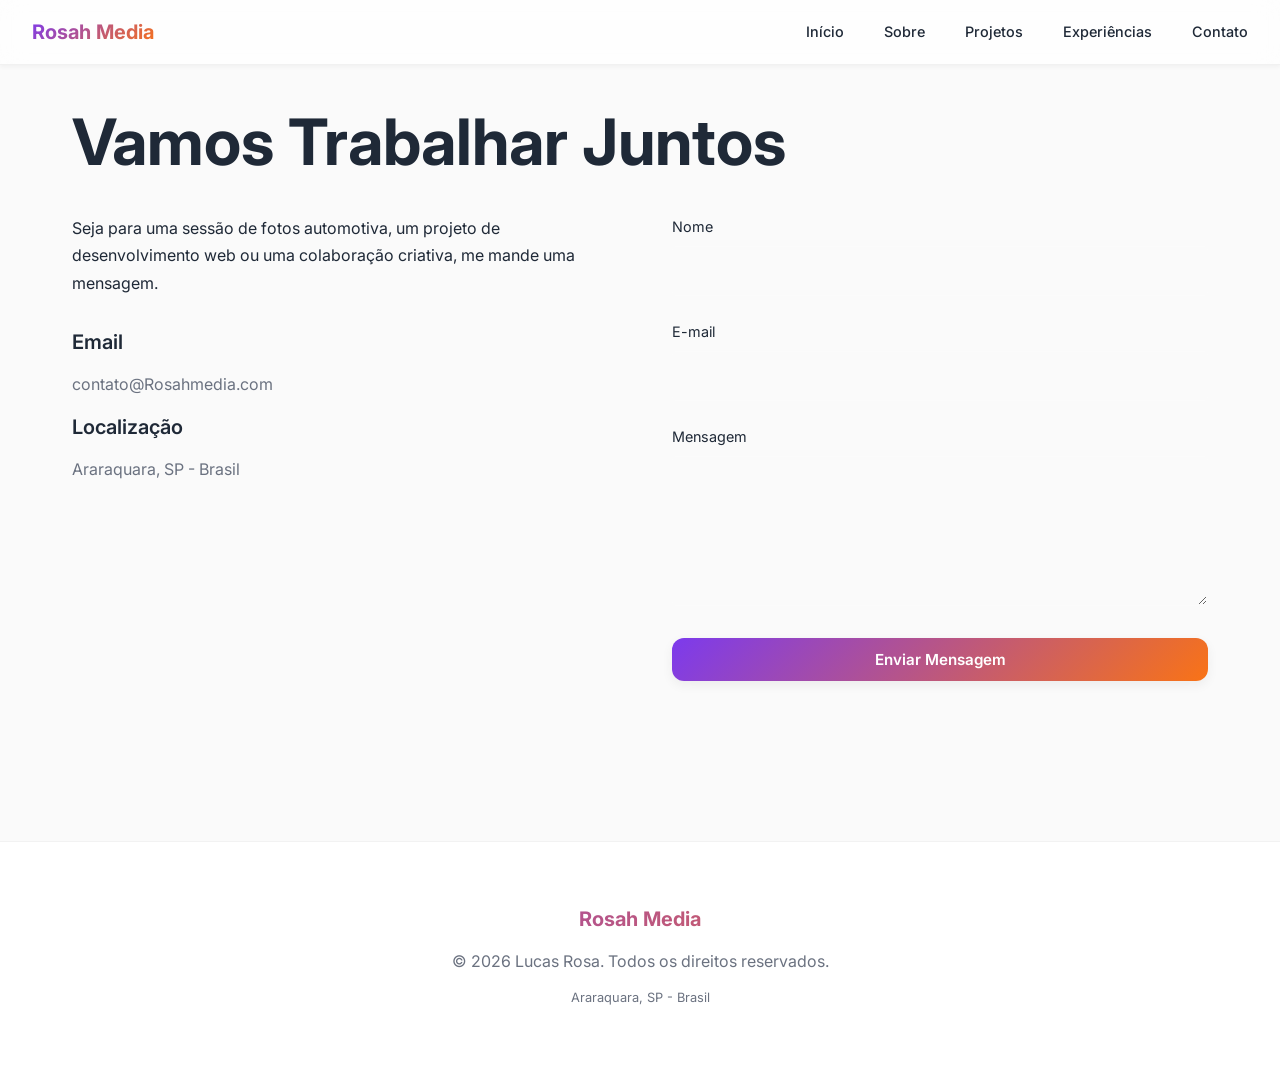
<file: pages/contato.html>
<!DOCTYPE html>
<html lang="pt-BR">
<head>
  <meta charset="UTF-8">
  <meta name="viewport" content="width=device-width, initial-scale=1.0">
  <title>Contato | Rosah Media</title>
  <link rel="stylesheet" href="../css/style.css">
  <link rel="stylesheet" href="../css/animations.css">
  <style>
    .contact-wrapper { display: grid; grid-template-columns: 1fr; gap: 4rem; margin-top: 2rem; }
    .form-group { margin-bottom: 1.5rem; }
    .form-group label { display: block; margin-bottom: 0.5rem; font-family: var(--font-title); font-size: 0.9rem; color: var(--text-gray); }
    .form-control { width: 100%; padding: 1rem; background: var(--bg-light); border: 1px solid rgba(255,255,255,0.1); color: white; border-radius: 4px; font-family: var(--font-text); transition: all 0.3s; }
    .form-control:focus { outline: none; border-color: var(--neon-purple); box-shadow: var(--glow-purple); }
    textarea.form-control { resize: vertical; min-height: 150px; }
    @media (min-width: 768px) { .contact-wrapper { grid-template-columns: 1fr 1fr; } }
  </style>
</head>
<body>
  <div id="navbar-placeholder"></div>

  <main class="container fade-in">
    <h1>Vamos Trabalhar Juntos</h1>
    
    <div class="contact-wrapper">
      <div class="contact-info">
        <p style="margin-bottom: 2rem; color: var(--text-gray);">Seja para uma sessão de fotos automotiva, um projeto de desenvolvimento web ou uma colaboração criativa, me mande uma mensagem.</p>
        <h3 style="color: var(--neon-purple);">Email</h3>
        <p style="margin-bottom: 1rem;">contato@Rosahmedia.com</p>
        <h3 style="color: var(--neon-purple);">Localização</h3>
        <p>Araraquara, SP - Brasil</p>
      </div>

      <form class="contact-form" action="https://formspree.io/f/SEU_ID_AQUI" method="POST">
        <div class="form-group">
          <label for="name">Nome</label>
          <input type="text" id="name" name="name" class="form-control" required>
        </div>
        <div class="form-group">
          <label for="email">E-mail</label>
          <input type="email" id="email" name="email" class="form-control" required>
        </div>
        <div class="form-group">
          <label for="message">Mensagem</label>
          <textarea id="message" name="message" class="form-control" required></textarea>
        </div>
        <button type="submit" class="btn btn-primary" style="width: 100%;">Enviar Mensagem</button>
      </form>
    </div>
  </main>

  <div id="footer-placeholder"></div>
  <script src="../components/navbar.js"></script>
  <script src="../components/footer.js"></script>
  <script src="../js/main.js"></script>
</body>
</html>
</file>
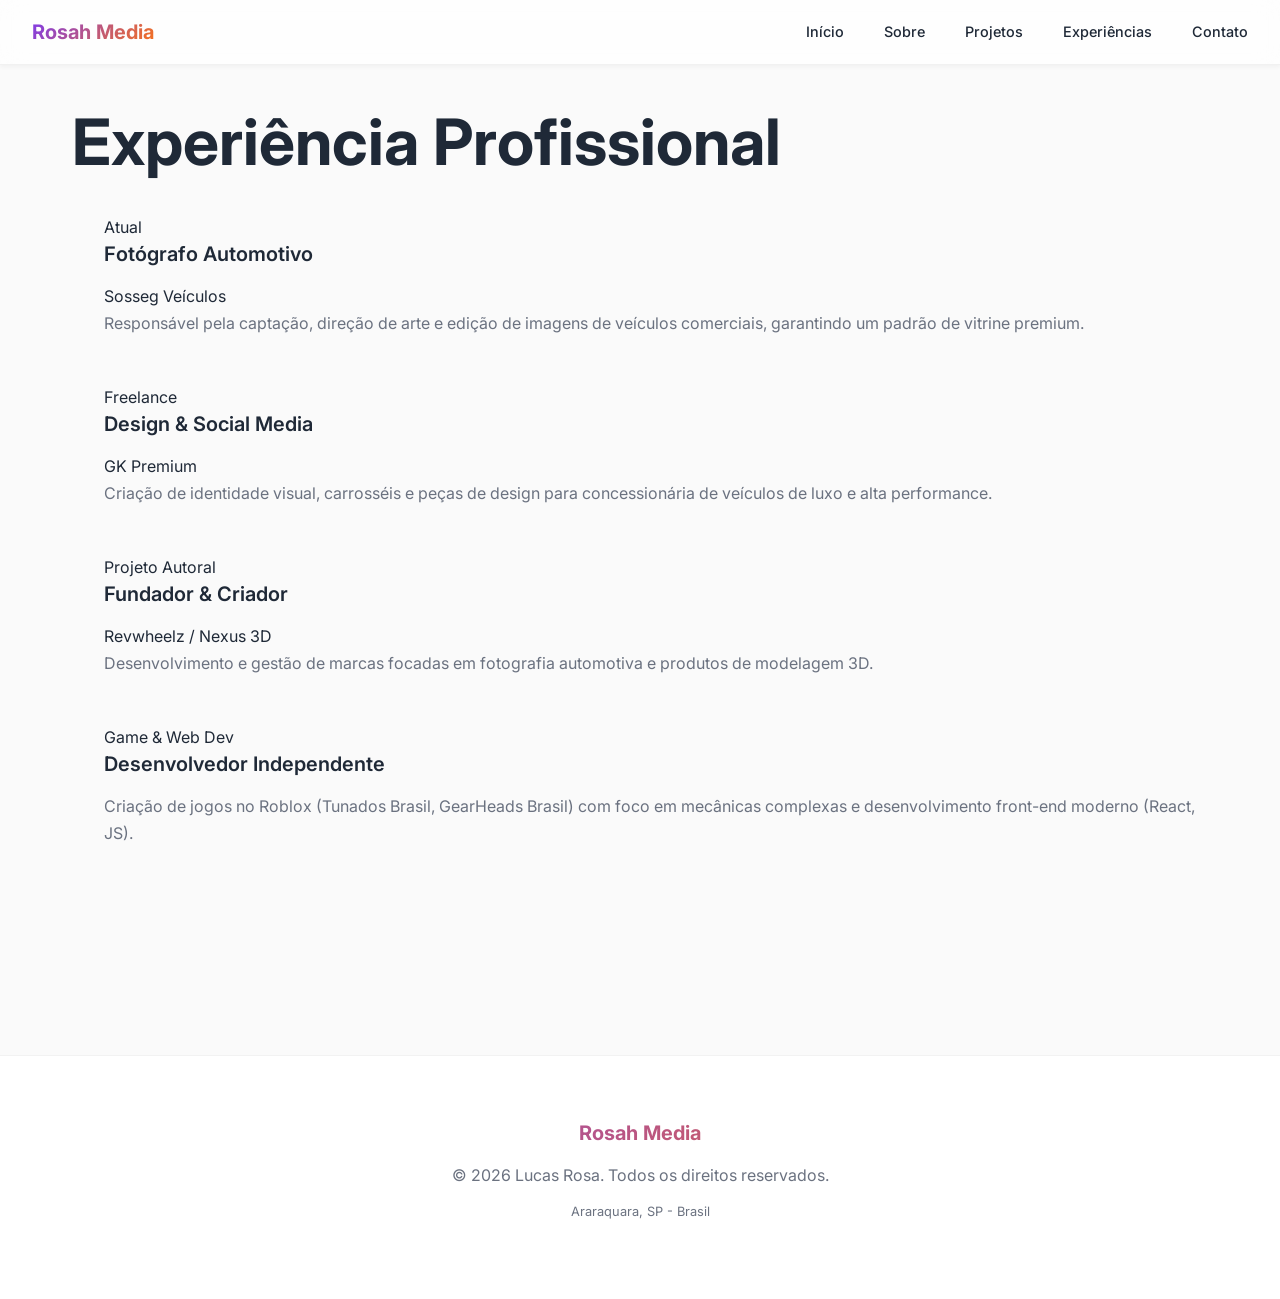
<file: pages/experiencias.html>
<!DOCTYPE html>
<html lang="pt-BR">
<head>
  <meta charset="UTF-8">
  <meta name="viewport" content="width=device-width, initial-scale=1.0">
  <title>Experiências | Rosah Media</title>
  <link rel="stylesheet" href="../css/style.css">
  <link rel="stylesheet" href="../css/animations.css">
  <style>
    .timeline { border-left: 2px solid var(--primary-purple); padding-left: 2rem; margin-top: 2rem; }
    .timeline-item { position: relative; margin-bottom: 3rem; }
    .timeline-item::before { content: ''; position: absolute; left: -39px; top: 0; width: 16px; height: 16px; background: var(--bg-dark); border: 2px solid var(--neon-purple); border-radius: 50%; box-shadow: var(--glow-purple); }
  </style>
</head>
<body>
  <div id="navbar-placeholder"></div>

  <main class="container fade-in">
    <h1>Experiência Profissional</h1>
    <div class="timeline">
      <div class="timeline-item fade-in">
        <span style="color: var(--warm-orange); font-family: var(--font-title);">Atual</span>
        <h3>Fotógrafo Automotivo</h3>
        <p style="color: var(--text-gray);">Sosseg Veículos</p>
        <p>Responsável pela captação, direção de arte e edição de imagens de veículos comerciais, garantindo um padrão de vitrine premium.</p>
      </div>
      <div class="timeline-item fade-in">
        <span style="color: var(--warm-orange); font-family: var(--font-title);">Freelance</span>
        <h3>Design & Social Media</h3>
        <p style="color: var(--text-gray);">GK Premium</p>
        <p>Criação de identidade visual, carrosséis e peças de design para concessionária de veículos de luxo e alta performance.</p>
      </div>
      <div class="timeline-item fade-in">
        <span style="color: var(--warm-orange); font-family: var(--font-title);">Projeto Autoral</span>
        <h3>Fundador & Criador</h3>
        <p style="color: var(--text-gray);">Revwheelz / Nexus 3D</p>
        <p>Desenvolvimento e gestão de marcas focadas em fotografia automotiva e produtos de modelagem 3D.</p>
      </div>
      <div class="timeline-item fade-in">
        <span style="color: var(--warm-orange); font-family: var(--font-title);">Game & Web Dev</span>
        <h3>Desenvolvedor Independente</h3>
        <p>Criação de jogos no Roblox (Tunados Brasil, GearHeads Brasil) com foco em mecânicas complexas e desenvolvimento front-end moderno (React, JS).</p>
      </div>
    </div>
  </main>

  <div id="footer-placeholder"></div>
  <script src="../components/navbar.js"></script>
  <script src="../components/footer.js"></script>
  <script src="../js/main.js"></script>
</body>
</html>
</file>
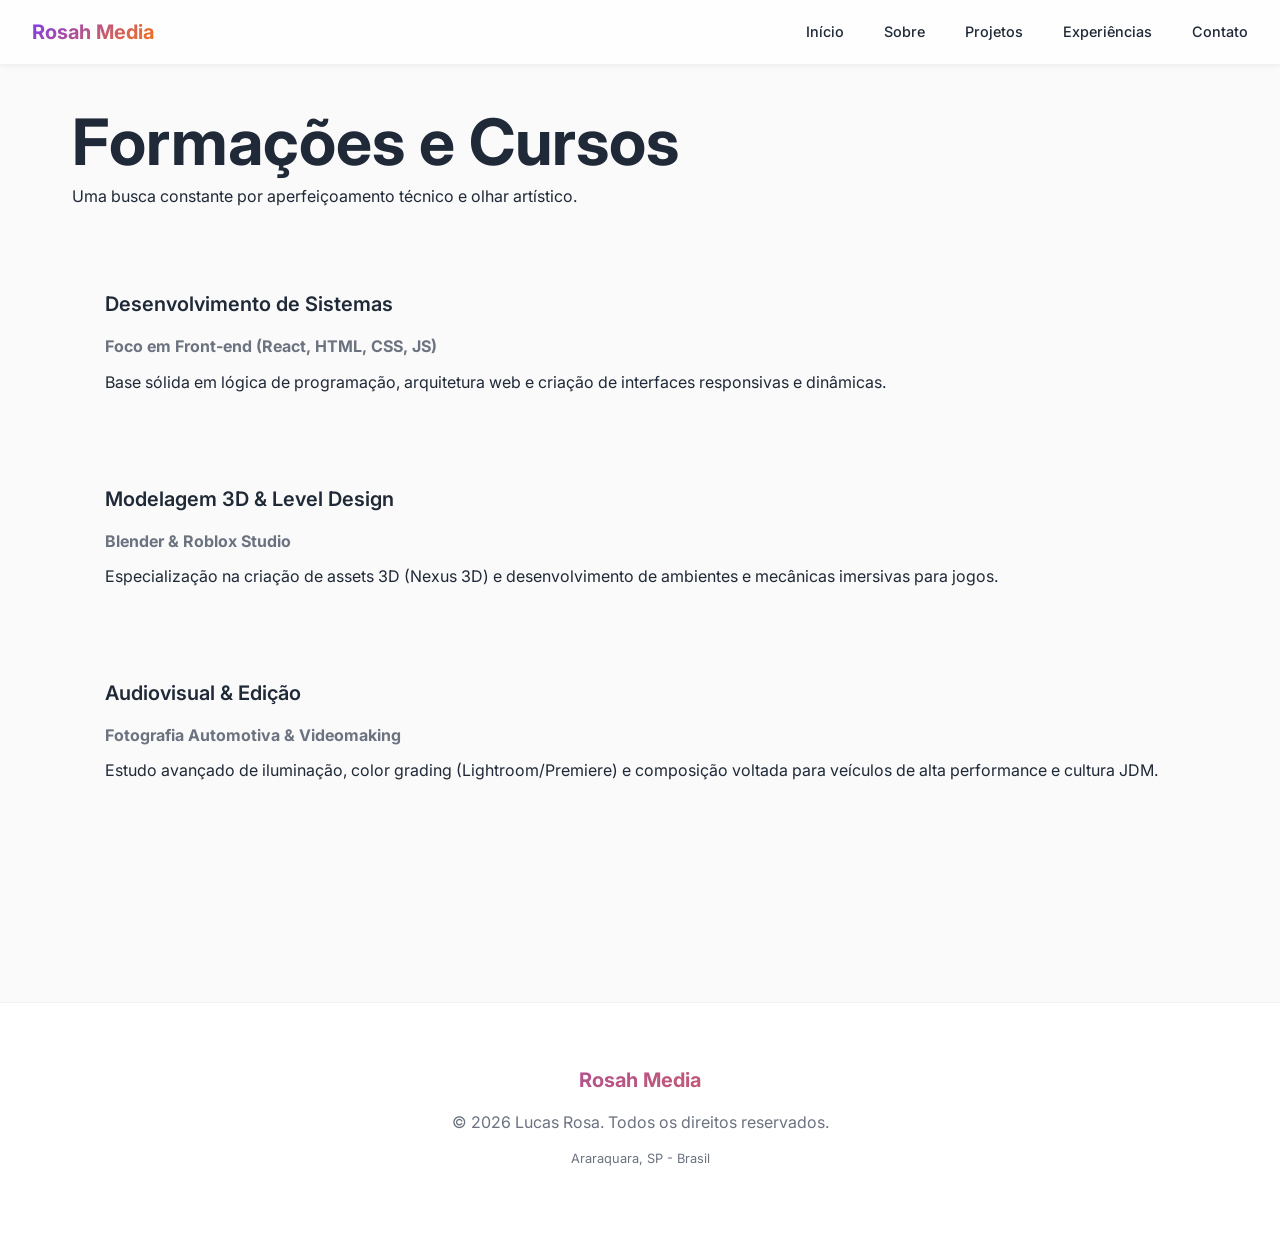
<file: pages/formacoes.html>
<!DOCTYPE html>
<html lang="pt-BR">
<head>
  <meta charset="UTF-8">
  <meta name="viewport" content="width=device-width, initial-scale=1.0">
  <title>Formações | Rosah Media</title>
  <link rel="stylesheet" href="../css/style.css">
  <link rel="stylesheet" href="../css/animations.css">
  <style>
    .edu-card { background: var(--bg-light); border: 1px solid rgba(255,255,255,0.05); padding: 2rem; border-radius: 8px; margin-bottom: 1.5rem; transition: transform 0.3s; }
    .edu-card:hover { border-color: var(--neon-purple); transform: translateX(10px); }
  </style>
</head>
<body>
  <div id="navbar-placeholder"></div>

  <main class="container fade-in">
    <h1>Formações e Cursos</h1>
    <p style="color: var(--text-gray); margin-bottom: 3rem;">Uma busca constante por aperfeiçoamento técnico e olhar artístico.</p>

    <div class="edu-card fade-in">
      <h3 style="color: var(--warm-orange);">Desenvolvimento de Sistemas</h3>
      <p style="font-weight: bold; margin-bottom: 0.5rem;">Foco em Front-end (React, HTML, CSS, JS)</p>
      <p style="color: var(--text-gray);">Base sólida em lógica de programação, arquitetura web e criação de interfaces responsivas e dinâmicas.</p>
    </div>

    <div class="edu-card fade-in">
      <h3 style="color: var(--warm-orange);">Modelagem 3D & Level Design</h3>
      <p style="font-weight: bold; margin-bottom: 0.5rem;">Blender & Roblox Studio</p>
      <p style="color: var(--text-gray);">Especialização na criação de assets 3D (Nexus 3D) e desenvolvimento de ambientes e mecânicas imersivas para jogos.</p>
    </div>

    <div class="edu-card fade-in">
      <h3 style="color: var(--warm-orange);">Audiovisual & Edição</h3>
      <p style="font-weight: bold; margin-bottom: 0.5rem;">Fotografia Automotiva & Videomaking</p>
      <p style="color: var(--text-gray);">Estudo avançado de iluminação, color grading (Lightroom/Premiere) e composição voltada para veículos de alta performance e cultura JDM.</p>
    </div>
  </main>

  <div id="footer-placeholder"></div>
  <script src="../components/navbar.js"></script>
  <script src="../components/footer.js"></script>
  <script src="../js/main.js"></script>
</body>
</html>
</file>
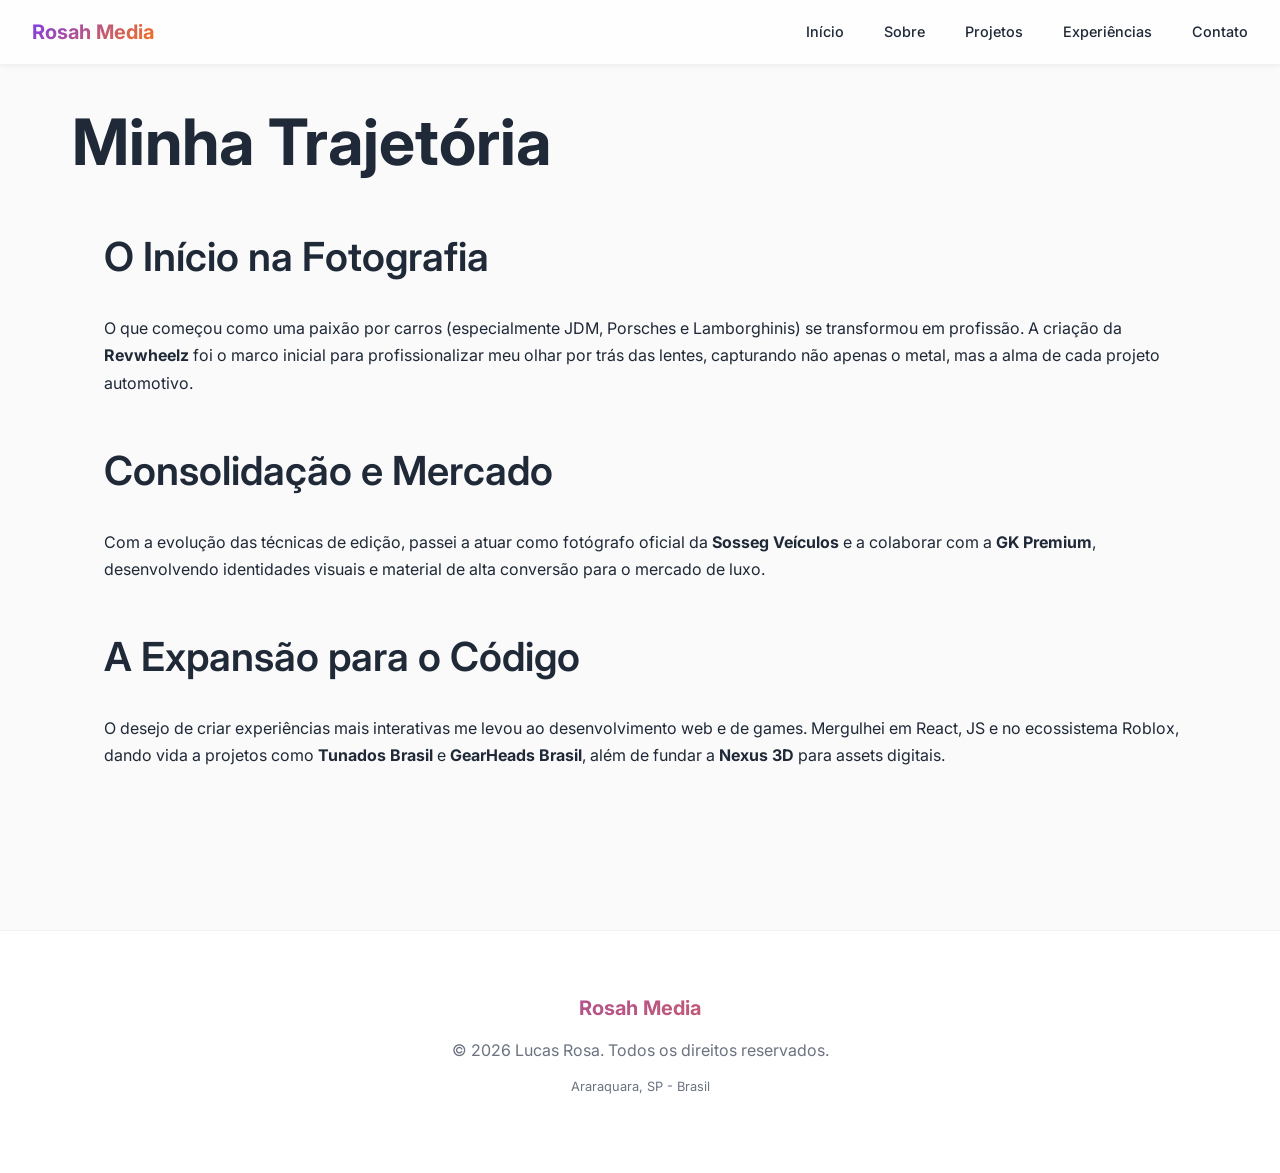
<file: pages/historia.html>
<!DOCTYPE html>
<html lang="pt-BR">
<head>
  <meta charset="UTF-8">
  <meta name="viewport" content="width=device-width, initial-scale=1.0">
  <title>História | Rosah Media</title>
  <link rel="stylesheet" href="../css/style.css">
  <link rel="stylesheet" href="../css/animations.css">
  <style>
    .story-grid { display: grid; grid-template-columns: 1fr; gap: 3rem; margin-top: 3rem; }
    .story-item { border-left: 2px solid var(--neon-purple); padding-left: 2rem; position: relative; }
    .story-item::before { content: ''; position: absolute; left: -8px; top: 0; width: 14px; height: 14px; background: var(--warm-orange); border-radius: 50%; }
  </style>
</head>
<body>
  <div id="navbar-placeholder"></div>

  <main class="container fade-in">
    <h1>Minha Trajetória</h1>
    
    <div class="story-grid">
      <div class="story-item fade-in">
        <h2 style="color: var(--primary-purple);">O Início na Fotografia</h2>
        <p style="color: var(--text-gray); margin-top: 1rem;">O que começou como uma paixão por carros (especialmente JDM, Porsches e Lamborghinis) se transformou em profissão. A criação da <strong>Revwheelz</strong> foi o marco inicial para profissionalizar meu olhar por trás das lentes, capturando não apenas o metal, mas a alma de cada projeto automotivo.</p>
      </div>

      <div class="story-item fade-in">
        <h2 style="color: var(--primary-purple);">Consolidação e Mercado</h2>
        <p style="color: var(--text-gray); margin-top: 1rem;">Com a evolução das técnicas de edição, passei a atuar como fotógrafo oficial da <strong>Sosseg Veículos</strong> e a colaborar com a <strong>GK Premium</strong>, desenvolvendo identidades visuais e material de alta conversão para o mercado de luxo.</p>
      </div>

      <div class="story-item fade-in">
        <h2 style="color: var(--primary-purple);">A Expansão para o Código</h2>
        <p style="color: var(--text-gray); margin-top: 1rem;">O desejo de criar experiências mais interativas me levou ao desenvolvimento web e de games. Mergulhei em React, JS e no ecossistema Roblox, dando vida a projetos como <strong>Tunados Brasil</strong> e <strong>GearHeads Brasil</strong>, além de fundar a <strong>Nexus 3D</strong> para assets digitais.</p>
      </div>
    </div>
  </main>

  <div id="footer-placeholder"></div>
  <script src="../components/navbar.js"></script>
  <script src="../components/footer.js"></script>
  <script src="../js/main.js"></script>
</body>
</html>
</file>
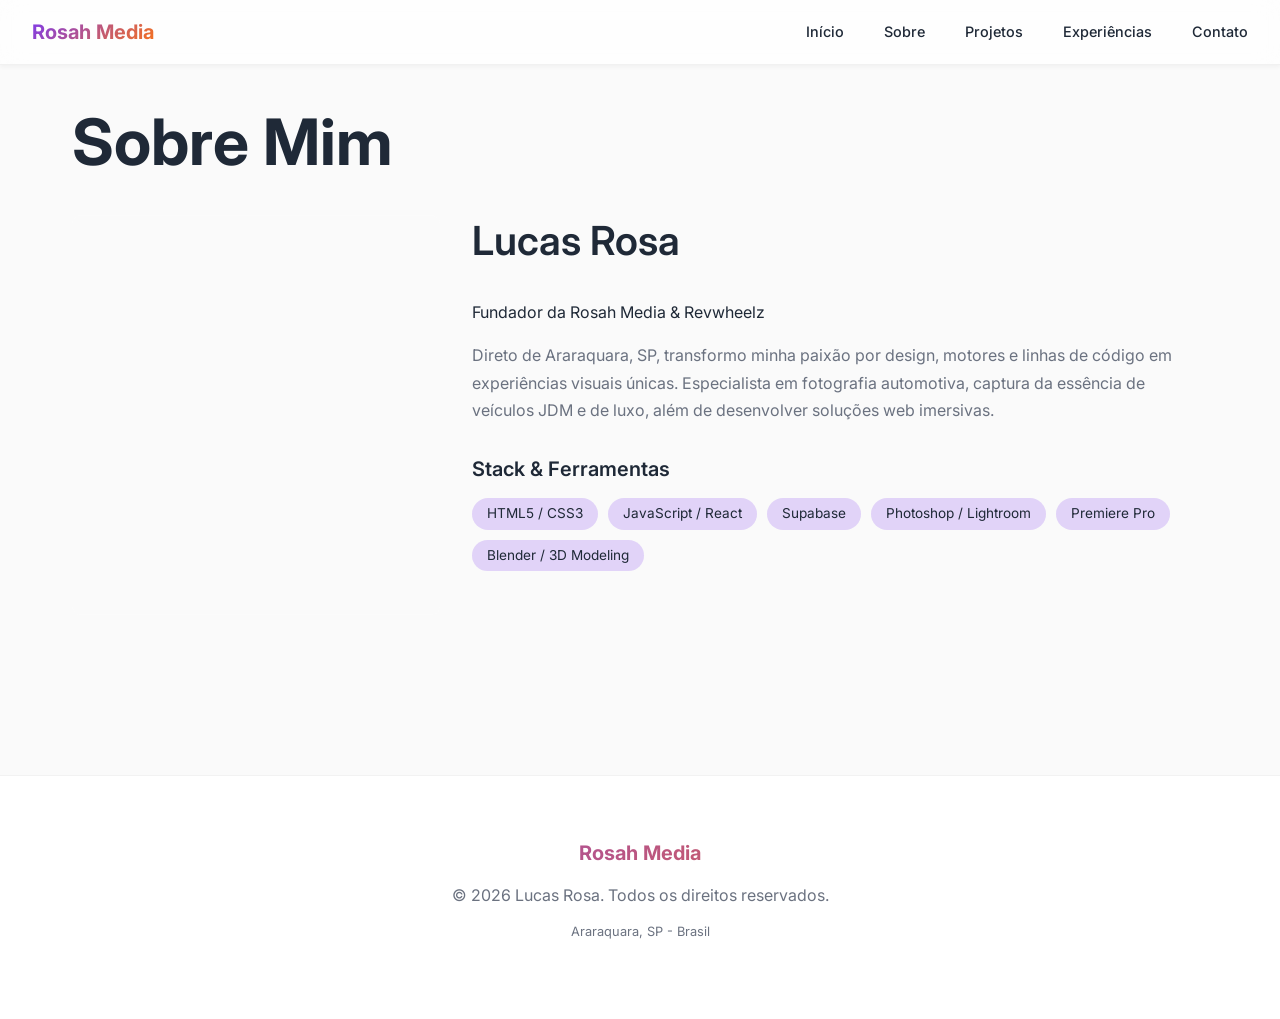
<file: pages/sobre.html>
<!DOCTYPE html>
<html lang="pt-BR">
<head>
  <meta charset="UTF-8">
  <meta name="viewport" content="width=device-width, initial-scale=1.0">
  <title>Sobre Mim | Rosah Media</title>
  <link rel="stylesheet" href="../css/style.css">
  <link rel="stylesheet" href="../css/animations.css">
  <style>
    .about-grid { display: grid; grid-template-columns: 1fr; gap: 2rem; margin-top: 2rem; }
    .skills-tags { display: flex; flex-wrap: wrap; gap: 10px; margin-top: 1rem; }
    .skill-tag { background: rgba(124, 58, 237, 0.2); border: 1px solid var(--neon-purple); padding: 5px 15px; border-radius: 20px; font-size: 0.85rem; }
    @media (min-width: 768px) { .about-grid { grid-template-columns: 1fr 2fr; } }
  </style>
</head>
<body>
  <div id="navbar-placeholder"></div>

  <main class="container fade-in">
    <h1>Sobre Mim</h1>
    <div class="about-grid">
      <div class="about-image">
        <div style="width: 100%; height: 400px; background: var(--bg-light); border-radius: 8px; border: 1px solid rgba(255,255,255,0.1);"></div>
      </div>
      <div class="about-content">
        <h2>Lucas Rosa</h2>
        <p style="color: var(--neon-purple); margin-bottom: 1rem;">Fundador da Rosah Media & Revwheelz</p>
        <p>Direto de Araraquara, SP, transformo minha paixão por design, motores e linhas de código em experiências visuais únicas. Especialista em fotografia automotiva, captura da essência de veículos JDM e de luxo, além de desenvolver soluções web imersivas.</p>
        
        <h3 style="margin-top: 2rem;">Stack & Ferramentas</h3>
        <div class="skills-tags">
          <span class="skill-tag">HTML5 / CSS3</span>
          <span class="skill-tag">JavaScript / React</span>
          <span class="skill-tag">Supabase</span>
          <span class="skill-tag">Photoshop / Lightroom</span>
          <span class="skill-tag">Premiere Pro</span>
          <span class="skill-tag">Blender / 3D Modeling</span>
        </div>
      </div>
    </div>
  </main>

  <div id="footer-placeholder"></div>
  <script src="../components/navbar.js"></script>
  <script src="../components/footer.js"></script>
  <script src="../js/main.js"></script>
</body>
</html>
</file>
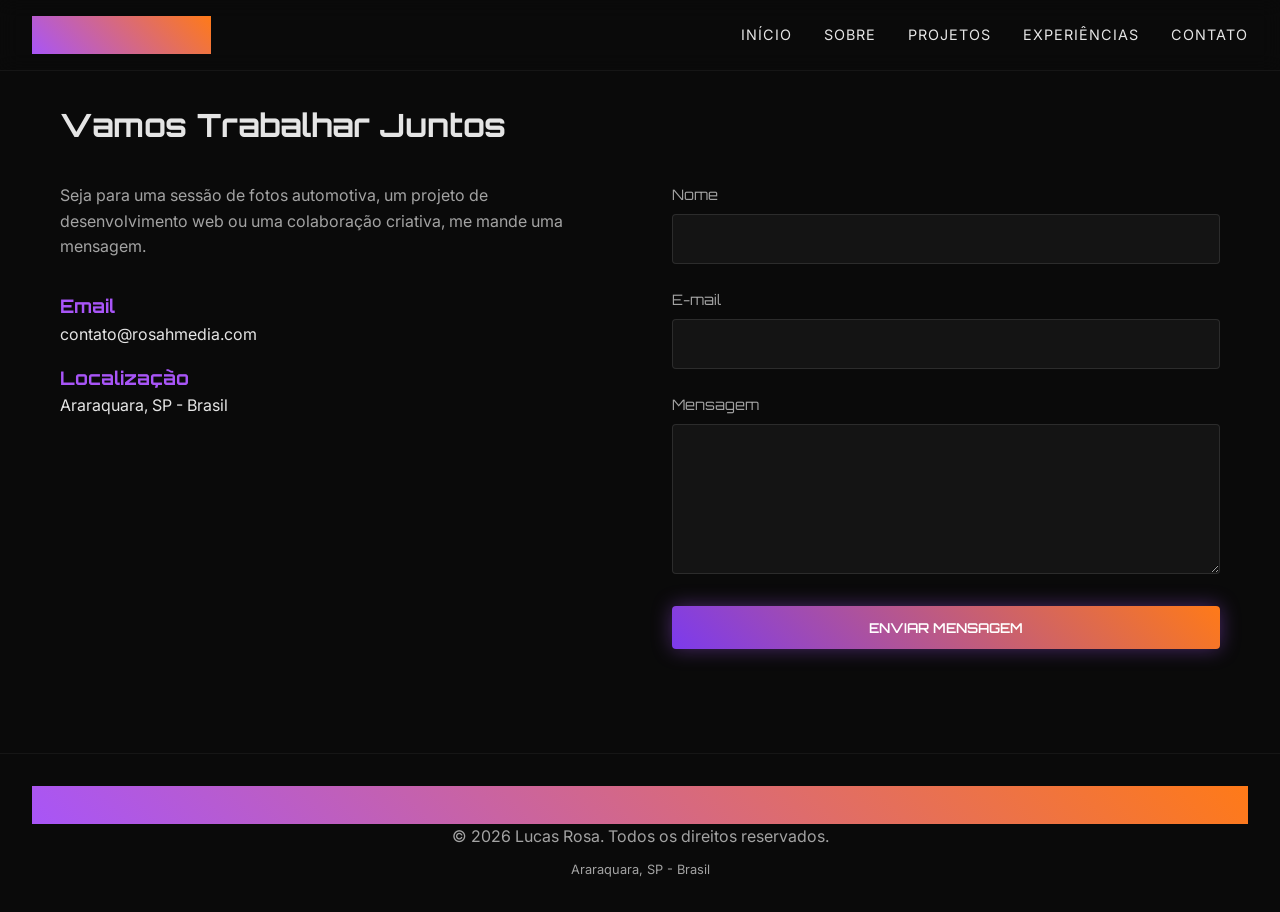
<file: rosah-media-site/pages/contato.html>
<!DOCTYPE html>
<html lang="pt-BR">
<head>
  <meta charset="UTF-8">
  <meta name="viewport" content="width=device-width, initial-scale=1.0">
  <title>Contato | ROSah Media</title>
  <link rel="stylesheet" href="../css/style.css">
  <link rel="stylesheet" href="../css/animations.css">
  <style>
    .contact-wrapper { display: grid; grid-template-columns: 1fr; gap: 4rem; margin-top: 2rem; }
    .form-group { margin-bottom: 1.5rem; }
    .form-group label { display: block; margin-bottom: 0.5rem; font-family: var(--font-title); font-size: 0.9rem; color: var(--text-gray); }
    .form-control { width: 100%; padding: 1rem; background: var(--bg-light); border: 1px solid rgba(255,255,255,0.1); color: white; border-radius: 4px; font-family: var(--font-text); transition: all 0.3s; }
    .form-control:focus { outline: none; border-color: var(--neon-purple); box-shadow: var(--glow-purple); }
    textarea.form-control { resize: vertical; min-height: 150px; }
    @media (min-width: 768px) { .contact-wrapper { grid-template-columns: 1fr 1fr; } }
  </style>
</head>
<body>
  <div id="navbar-placeholder"></div>

  <main class="container fade-in">
    <h1>Vamos Trabalhar Juntos</h1>
    
    <div class="contact-wrapper">
      <div class="contact-info">
        <p style="margin-bottom: 2rem; color: var(--text-gray);">Seja para uma sessão de fotos automotiva, um projeto de desenvolvimento web ou uma colaboração criativa, me mande uma mensagem.</p>
        <h3 style="color: var(--neon-purple);">Email</h3>
        <p style="margin-bottom: 1rem;">contato@rosahmedia.com</p>
        <h3 style="color: var(--neon-purple);">Localização</h3>
        <p>Araraquara, SP - Brasil</p>
      </div>

      <form class="contact-form" action="https://formspree.io/f/SEU_ID_AQUI" method="POST">
        <div class="form-group">
          <label for="name">Nome</label>
          <input type="text" id="name" name="name" class="form-control" required>
        </div>
        <div class="form-group">
          <label for="email">E-mail</label>
          <input type="email" id="email" name="email" class="form-control" required>
        </div>
        <div class="form-group">
          <label for="message">Mensagem</label>
          <textarea id="message" name="message" class="form-control" required></textarea>
        </div>
        <button type="submit" class="btn btn-primary" style="width: 100%;">Enviar Mensagem</button>
      </form>
    </div>
  </main>

  <div id="footer-placeholder"></div>
  <script src="../components/navbar.js"></script>
  <script src="../components/footer.js"></script>
  <script src="../js/main.js"></script>
</body>
</html>
</file>
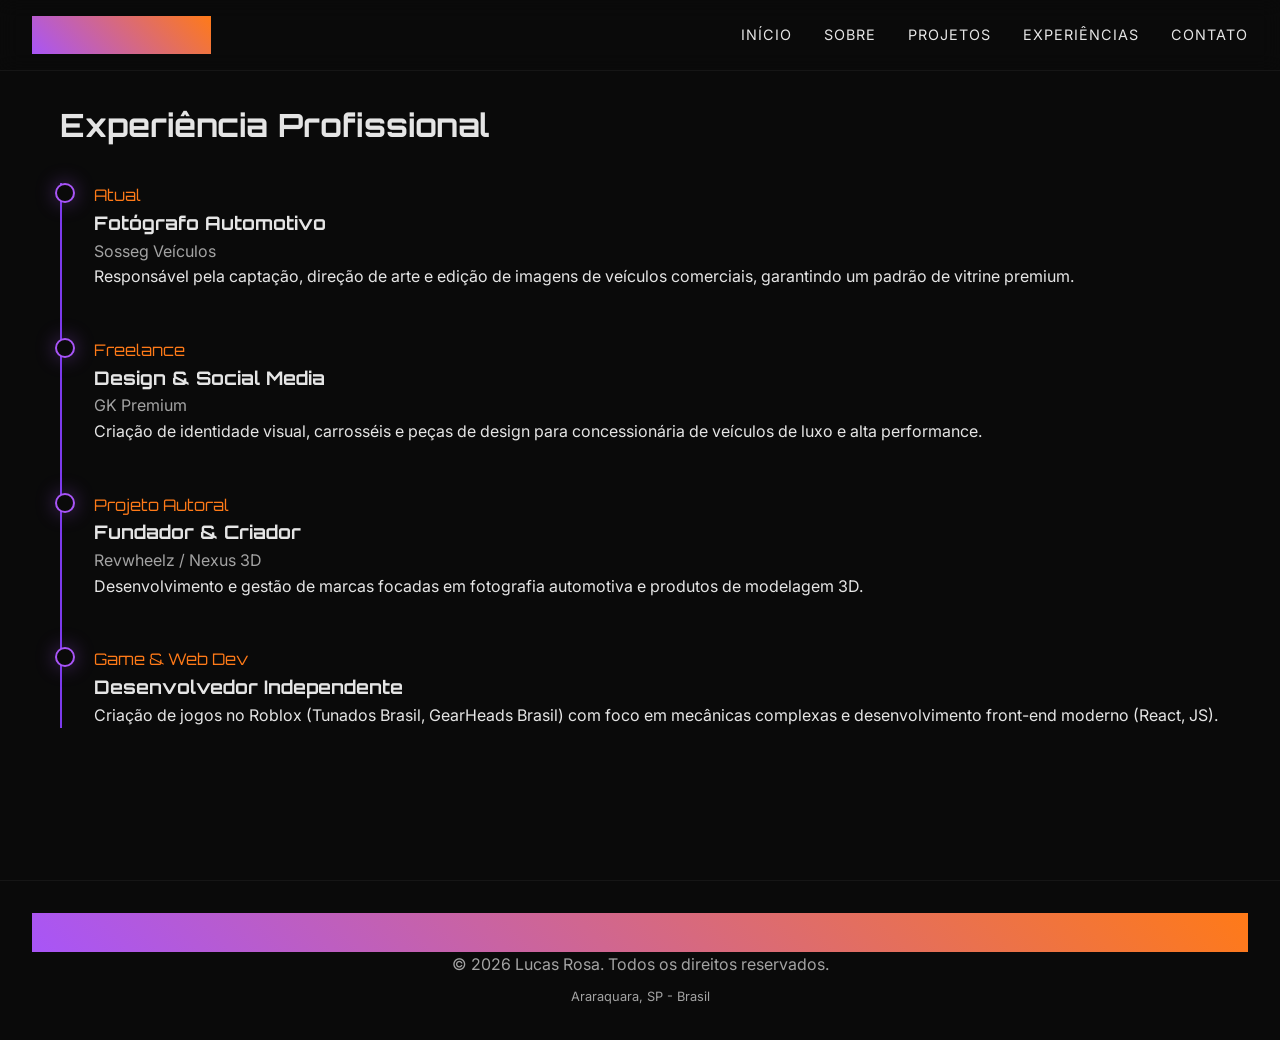
<file: rosah-media-site/pages/experiencias.html>
<!DOCTYPE html>
<html lang="pt-BR">
<head>
  <meta charset="UTF-8">
  <meta name="viewport" content="width=device-width, initial-scale=1.0">
  <title>Experiências | ROSah Media</title>
  <link rel="stylesheet" href="../css/style.css">
  <link rel="stylesheet" href="../css/animations.css">
  <style>
    .timeline { border-left: 2px solid var(--primary-purple); padding-left: 2rem; margin-top: 2rem; }
    .timeline-item { position: relative; margin-bottom: 3rem; }
    .timeline-item::before { content: ''; position: absolute; left: -39px; top: 0; width: 16px; height: 16px; background: var(--bg-dark); border: 2px solid var(--neon-purple); border-radius: 50%; box-shadow: var(--glow-purple); }
  </style>
</head>
<body>
  <div id="navbar-placeholder"></div>

  <main class="container fade-in">
    <h1>Experiência Profissional</h1>
    <div class="timeline">
      <div class="timeline-item fade-in">
        <span style="color: var(--warm-orange); font-family: var(--font-title);">Atual</span>
        <h3>Fotógrafo Automotivo</h3>
        <p style="color: var(--text-gray);">Sosseg Veículos</p>
        <p>Responsável pela captação, direção de arte e edição de imagens de veículos comerciais, garantindo um padrão de vitrine premium.</p>
      </div>
      <div class="timeline-item fade-in">
        <span style="color: var(--warm-orange); font-family: var(--font-title);">Freelance</span>
        <h3>Design & Social Media</h3>
        <p style="color: var(--text-gray);">GK Premium</p>
        <p>Criação de identidade visual, carrosséis e peças de design para concessionária de veículos de luxo e alta performance.</p>
      </div>
      <div class="timeline-item fade-in">
        <span style="color: var(--warm-orange); font-family: var(--font-title);">Projeto Autoral</span>
        <h3>Fundador & Criador</h3>
        <p style="color: var(--text-gray);">Revwheelz / Nexus 3D</p>
        <p>Desenvolvimento e gestão de marcas focadas em fotografia automotiva e produtos de modelagem 3D.</p>
      </div>
      <div class="timeline-item fade-in">
        <span style="color: var(--warm-orange); font-family: var(--font-title);">Game & Web Dev</span>
        <h3>Desenvolvedor Independente</h3>
        <p>Criação de jogos no Roblox (Tunados Brasil, GearHeads Brasil) com foco em mecânicas complexas e desenvolvimento front-end moderno (React, JS).</p>
      </div>
    </div>
  </main>

  <div id="footer-placeholder"></div>
  <script src="../components/navbar.js"></script>
  <script src="../components/footer.js"></script>
  <script src="../js/main.js"></script>
</body>
</html>
</file>
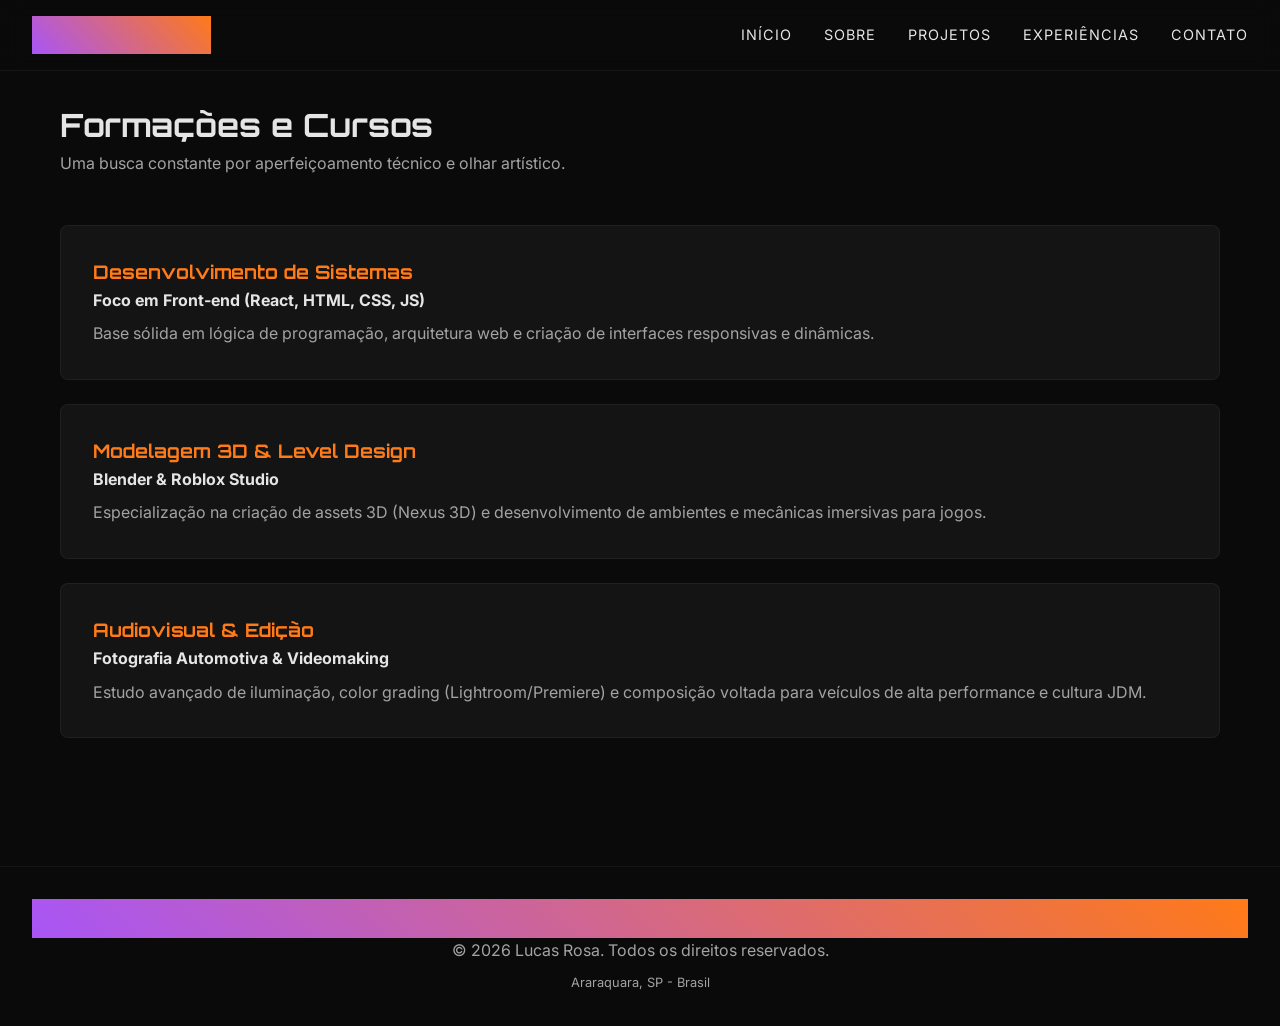
<file: rosah-media-site/pages/formacoes.html>
<!DOCTYPE html>
<html lang="pt-BR">
<head>
  <meta charset="UTF-8">
  <meta name="viewport" content="width=device-width, initial-scale=1.0">
  <title>Formações | ROSah Media</title>
  <link rel="stylesheet" href="../css/style.css">
  <link rel="stylesheet" href="../css/animations.css">
  <style>
    .edu-card { background: var(--bg-light); border: 1px solid rgba(255,255,255,0.05); padding: 2rem; border-radius: 8px; margin-bottom: 1.5rem; transition: transform 0.3s; }
    .edu-card:hover { border-color: var(--neon-purple); transform: translateX(10px); }
  </style>
</head>
<body>
  <div id="navbar-placeholder"></div>

  <main class="container fade-in">
    <h1>Formações e Cursos</h1>
    <p style="color: var(--text-gray); margin-bottom: 3rem;">Uma busca constante por aperfeiçoamento técnico e olhar artístico.</p>

    <div class="edu-card fade-in">
      <h3 style="color: var(--warm-orange);">Desenvolvimento de Sistemas</h3>
      <p style="font-weight: bold; margin-bottom: 0.5rem;">Foco em Front-end (React, HTML, CSS, JS)</p>
      <p style="color: var(--text-gray);">Base sólida em lógica de programação, arquitetura web e criação de interfaces responsivas e dinâmicas.</p>
    </div>

    <div class="edu-card fade-in">
      <h3 style="color: var(--warm-orange);">Modelagem 3D & Level Design</h3>
      <p style="font-weight: bold; margin-bottom: 0.5rem;">Blender & Roblox Studio</p>
      <p style="color: var(--text-gray);">Especialização na criação de assets 3D (Nexus 3D) e desenvolvimento de ambientes e mecânicas imersivas para jogos.</p>
    </div>

    <div class="edu-card fade-in">
      <h3 style="color: var(--warm-orange);">Audiovisual & Edição</h3>
      <p style="font-weight: bold; margin-bottom: 0.5rem;">Fotografia Automotiva & Videomaking</p>
      <p style="color: var(--text-gray);">Estudo avançado de iluminação, color grading (Lightroom/Premiere) e composição voltada para veículos de alta performance e cultura JDM.</p>
    </div>
  </main>

  <div id="footer-placeholder"></div>
  <script src="../components/navbar.js"></script>
  <script src="../components/footer.js"></script>
  <script src="../js/main.js"></script>
</body>
</html>
</file>
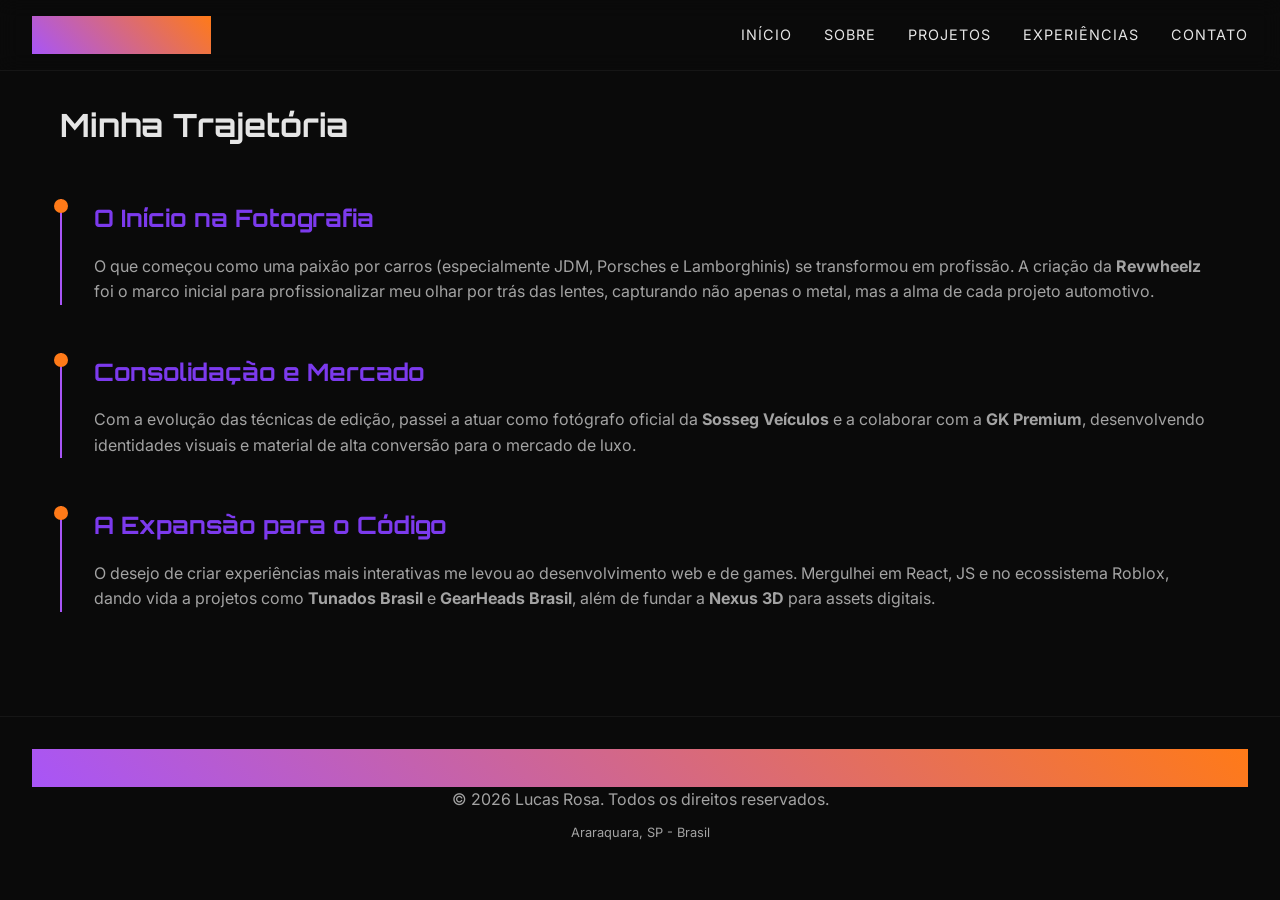
<file: rosah-media-site/pages/historia.html>
<!DOCTYPE html>
<html lang="pt-BR">
<head>
  <meta charset="UTF-8">
  <meta name="viewport" content="width=device-width, initial-scale=1.0">
  <title>História | ROSah Media</title>
  <link rel="stylesheet" href="../css/style.css">
  <link rel="stylesheet" href="../css/animations.css">
  <style>
    .story-grid { display: grid; grid-template-columns: 1fr; gap: 3rem; margin-top: 3rem; }
    .story-item { border-left: 2px solid var(--neon-purple); padding-left: 2rem; position: relative; }
    .story-item::before { content: ''; position: absolute; left: -8px; top: 0; width: 14px; height: 14px; background: var(--warm-orange); border-radius: 50%; }
  </style>
</head>
<body>
  <div id="navbar-placeholder"></div>

  <main class="container fade-in">
    <h1>Minha Trajetória</h1>
    
    <div class="story-grid">
      <div class="story-item fade-in">
        <h2 style="color: var(--primary-purple);">O Início na Fotografia</h2>
        <p style="color: var(--text-gray); margin-top: 1rem;">O que começou como uma paixão por carros (especialmente JDM, Porsches e Lamborghinis) se transformou em profissão. A criação da <strong>Revwheelz</strong> foi o marco inicial para profissionalizar meu olhar por trás das lentes, capturando não apenas o metal, mas a alma de cada projeto automotivo.</p>
      </div>

      <div class="story-item fade-in">
        <h2 style="color: var(--primary-purple);">Consolidação e Mercado</h2>
        <p style="color: var(--text-gray); margin-top: 1rem;">Com a evolução das técnicas de edição, passei a atuar como fotógrafo oficial da <strong>Sosseg Veículos</strong> e a colaborar com a <strong>GK Premium</strong>, desenvolvendo identidades visuais e material de alta conversão para o mercado de luxo.</p>
      </div>

      <div class="story-item fade-in">
        <h2 style="color: var(--primary-purple);">A Expansão para o Código</h2>
        <p style="color: var(--text-gray); margin-top: 1rem;">O desejo de criar experiências mais interativas me levou ao desenvolvimento web e de games. Mergulhei em React, JS e no ecossistema Roblox, dando vida a projetos como <strong>Tunados Brasil</strong> e <strong>GearHeads Brasil</strong>, além de fundar a <strong>Nexus 3D</strong> para assets digitais.</p>
      </div>
    </div>
  </main>

  <div id="footer-placeholder"></div>
  <script src="../components/navbar.js"></script>
  <script src="../components/footer.js"></script>
  <script src="../js/main.js"></script>
</body>
</html>
</file>
<file: css/style.css>
/* Google Fonts - Inter Modern & Clean */
@import url('https://fonts.googleapis.com/css2?family=Inter:wght@300;400;500;600;700&display=swap');

:root {
  /* Paleta Light Mode - Clean & Modern */
  --bg-primary: #FAFAFA;
  --bg-secondary: #F8F9FA;
  --bg-white: #FFFFFF;
  
  --text-primary: #1F2937;
  --text-secondary: #6B7280;
  --text-light: #9CA3AF;
  
  --accent-purple: #7C3AED;
  --accent-purple-light: #EDE9FE;
  --accent-orange: #F97316;
  --accent-orange-light: #FFEDD5;
  
  /* Shadows - Soft UI */
  --shadow-sm: 0 2px 4px rgba(0, 0, 0, 0.04);
  --shadow-md: 0 4px 12px rgba(0, 0, 0, 0.06);
  --shadow-lg: 0 10px 30px rgba(0, 0, 0, 0.05);
  --shadow-xl: 0 20px 40px rgba(0, 0, 0, 0.08);
  
  /* Transitions - Premium Feel */
  --transition-fast: all 0.2s ease;
  --transition-smooth: all 0.3s cubic-bezier(0.16, 1, 0.3, 1);
  --transition-slow: all 0.4s cubic-bezier(0.16, 1, 0.3, 1);
}

* {
  margin: 0;
  padding: 0;
  box-sizing: border-box;
}

html {
  scroll-behavior: smooth;
}

body {
  background-color: var(--bg-primary);
  color: var(--text-primary);
  font-family: 'Inter', sans-serif;
  line-height: 1.6;
  overflow-x: hidden;
}

/* Tipografia - Modern & Clean */
h1, h2, h3, h4, h5, h6 {
  font-family: 'Inter', sans-serif;
  font-weight: 600;
  line-height: 1.3;
  color: var(--text-primary);
}

h1 {
  font-size: clamp(2.5rem, 5vw, 4rem);
  font-weight: 700;
}

h2 {
  font-size: clamp(1.75rem, 3.5vw, 2.5rem);
  font-weight: 600;
  margin-bottom: 2rem;
}

h3 {
  font-size: 1.25rem;
  font-weight: 600;
  margin-bottom: 1rem;
}

p {
  font-size: 1rem;
  font-weight: 400;
  line-height: 1.7;
  color: var(--text-secondary);
}

a {
  text-decoration: none;
  color: inherit;
}

/* Navbar - Clean & Modern */
.navbar {
  position: fixed;
  top: 0;
  width: 100%;
  padding: 1rem 2rem;
  background: rgba(255, 255, 255, 0.7);
  backdrop-filter: blur(12px);
  display: flex;
  justify-content: space-between;
  align-items: center;
  z-index: 1000;
  border-bottom: 1px solid rgba(0, 0, 0, 0.05);
  box-shadow: var(--shadow-sm);
}

.logo {
  font-family: 'Inter', sans-serif;
  font-size: 1.25rem;
  font-weight: 700;
  background: linear-gradient(135deg, var(--accent-purple) 0%, var(--accent-orange) 100%);
  background-clip: text;
  -webkit-background-clip: text;
  -webkit-text-fill-color: transparent;
  color: transparent;
}

.nav-links {
  display: flex;
  gap: 2.5rem;
  list-style: none;
}

.nav-links a {
  font-size: 0.9rem;
  font-weight: 500;
  color: var(--text-primary);
  transition: var(--transition-fast);
  position: relative;
}

.nav-links a:hover {
  color: var(--accent-purple);
}

.nav-links a::after {
  content: '';
  position: absolute;
  bottom: -6px;
  left: 0;
  width: 0;
  height: 2px;
  background: var(--accent-purple);
  transition: width 0.3s ease;
}

.nav-links a:hover::after {
  width: 100%;
}

.menu-toggle {
  display: none;
  font-size: 1.5rem;
  cursor: pointer;
  color: var(--text-primary);
}

/* Botões - Premium & Smooth */
.btn {
  padding: 0.75rem 1.75rem;
  border-radius: 12px;
  font-family: 'Inter', sans-serif;
  font-size: 0.95rem;
  font-weight: 600;
  cursor: pointer;
  transition: var(--transition-smooth);
  border: none;
  display: inline-flex;
  align-items: center;
  justify-content: center;
}

.btn-primary {
  background: linear-gradient(135deg, var(--accent-purple) 0%, var(--accent-orange) 100%);
  color: white;
  box-shadow: var(--shadow-md);
}

.btn-primary:hover {
  transform: translateY(-2px);
  box-shadow: var(--shadow-lg);
}

.btn-outline {
  background: var(--bg-white);
  border: 1.5px solid var(--text-primary);
  color: var(--text-primary);
  box-shadow: var(--shadow-sm);
}

.btn-outline:hover {
  background: var(--bg-secondary);
  border-color: var(--accent-purple);
  color: var(--accent-purple);
  box-shadow: var(--shadow-md);
}

.btn-secondary {
  background: var(--bg-white);
  color: var(--text-primary);
  border: 1px solid rgba(0, 0, 0, 0.1);
  box-shadow: var(--shadow-sm);
}

.btn-secondary:hover {
  background: var(--bg-secondary);
  border-color: var(--accent-purple);
  box-shadow: var(--shadow-md);
}

/* Container Principal */
.container {
  padding: 100px 2rem 4rem;
  max-width: 1200px;
  margin: 0 auto;
}

/* Hero Section - Clean & Spacious */
.hero {
  min-height: 100vh;
  display: flex;
  flex-direction: column;
  justify-content: center;
  align-items: center;
  text-align: center;
  padding: 2rem;
  background: var(--bg-primary);
  position: relative;
  overflow: hidden;
}

.hero::before {
  content: '';
  position: absolute;
  top: -50%;
  right: -50%;
  width: 800px;
  height: 800px;
  background: radial-gradient(circle, rgba(124, 58, 237, 0.08) 0%, transparent 70%);
  pointer-events: none;
}

.hero h1 {
  margin-bottom: 1.5rem;
  z-index: 1;
}

.hero p {
  font-size: 1.15rem;
  color: var(--text-secondary);
  max-width: 650px;
  margin-bottom: 3rem;
  z-index: 1;
}

.hero-buttons {
  display: flex;
  gap: 1.5rem;
  flex-wrap: wrap;
  justify-content: center;
  z-index: 1;
}

/* Grid de Projetos */
.projects-grid {
  display: grid;
  grid-template-columns: 1fr;
  gap: 2rem;
  margin-top: 3rem;
}

/* Footer - Clean & Light */
footer {
  text-align: center;
  padding: 4rem 2rem;
  border-top: 1px solid rgba(0, 0, 0, 0.05);
  margin-top: 6rem;
  color: var(--text-light);
  font-size: 0.9rem;
  background: var(--bg-white);
}

footer p {
  margin-bottom: 0.75rem;
}

/* Loader - Simple & Modern */
#loader {
  position: fixed;
  top: 0;
  left: 0;
  width: 100vw;
  height: 100vh;
  background: var(--bg-primary);
  display: flex;
  justify-content: center;
  align-items: center;
  z-index: 9999;
  transition: opacity 0.5s ease;
}

.spinner {
  width: 50px;
  height: 50px;
  border: 3px solid rgba(0, 0, 0, 0.1);
  border-top-color: var(--accent-purple);
  border-radius: 50%;
  animation: spin 0.8s linear infinite;
}

@keyframes spin {
  to {
    transform: rotate(360deg);
  }
}

/* Project Details */
.project-header {
  text-align: center;
  margin-bottom: 3rem;
}

.project-header span {
  display: inline-block;
  background: var(--accent-purple-light);
  color: var(--accent-purple);
  padding: 0.5rem 1rem;
  border-radius: 20px;
  font-size: 0.8rem;
  font-weight: 600;
  margin-bottom: 1.5rem;
}

.project-header h1 {
  margin-bottom: 1rem;
}

.project-header p {
  color: var(--text-light);
  font-size: 0.95rem;
}

.project-cover {
  width: 100%;
  height: 60vh;
  max-height: 600px;
  object-fit: cover;
  border-radius: 16px;
  display: block;
  margin: 3rem 0;
  box-shadow: var(--shadow-lg);
}

.project-details {
  display: grid;
  grid-template-columns: 1fr;
  gap: 3rem;
  margin: 3rem 0;
  padding: 2rem 0;
}

.project-details .description h3,
.project-details .meta-info h3 {
  margin-bottom: 1.5rem;
  font-size: 1.1rem;
  font-weight: 600;
}

.project-details p {
  line-height: 1.8;
}

.tools-list {
  display: flex;
  gap: 0.75rem;
  flex-wrap: wrap;
  margin-top: 1.5rem;
}

.tool-badge {
  background: var(--bg-white);
  border: 1px solid rgba(0, 0, 0, 0.08);
  padding: 0.5rem 1rem;
  border-radius: 8px;
  font-size: 0.85rem;
  color: var(--text-primary);
  font-weight: 500;
  box-shadow: var(--shadow-sm);
}

/* Responsive */
@media (max-width: 768px) {
  .menu-toggle {
    display: block;
  }

  .nav-links {
    position: fixed;
    top: 60px;
    right: -100%;
    height: calc(100vh - 60px);
    width: 100%;
    background: rgba(255, 255, 255, 0.95);
    backdrop-filter: blur(12px);
    flex-direction: column;
    align-items: center;
    justify-content: center;
    gap: 2rem;
    transition: right 0.3s ease;
    z-index: 999;
  }

  .nav-links.active {
    right: 0;
  }

  .hero-buttons {
    flex-direction: column;
    gap: 1rem;
  }

  .btn {
    width: 100%;
  }

  .project-cover {
    height: 40vh;
  }

  .project-details {
    grid-template-columns: 1fr;
  }
}

@media (min-width: 768px) {
  .projects-grid {
    grid-template-columns: repeat(2, 1fr);
  }

  .project-details {
    grid-template-columns: 2fr 1fr;
  }
}

@media (min-width: 1024px) {
  .projects-grid {
    grid-template-columns: repeat(3, 1fr);
  }
}
</file>
<file: css/animations.css>
/* Fade In Animation - Smooth & Elegant */
.fade-in {
  opacity: 1;
  transform: translateY(20px);
}

.fade-in.visible {
  opacity: 1;
  transform: translateY(0);
  transition: opacity 0.6s ease-out, transform 0.6s ease-out;
}

/* Loader - Modern & Clean */
#loader {
  position: fixed;
  top: 0;
  left: 0;
  width: 100vw;
  height: 100vh;
  background: var(--bg-primary);
  display: flex;
  justify-content: center;
  align-items: center;
  z-index: 9999;
  transition: opacity 0.5s ease;
}

.spinner {
  width: 50px;
  height: 50px;
  border: 3px solid rgba(0, 0, 0, 0.1);
  border-top-color: var(--accent-purple);
  border-radius: 50%;
  animation: spin 0.8s linear infinite;
}

@keyframes spin {
  to {
    transform: rotate(360deg);
  }
}

/* Project Card - Premium Hover Effect */
.project-card {
  position: relative;
  border-radius: 16px;
  overflow: hidden;
  background: var(--bg-white);
  border: none;
  transition: transform 0.4s cubic-bezier(0.16, 1, 0.3, 1), box-shadow 0.4s cubic-bezier(0.16, 1, 0.3, 1);
  display: flex;
  flex-direction: column;
  height: 100%;
  box-shadow: var(--shadow-md);
}

.project-card:hover {
  transform: translateY(-8px);
  box-shadow: var(--shadow-xl);
}

/* Imagem do card com transição suave */
.project-card img {
  width: 100%;
  height: 280px;
  object-fit: cover;
  transition: transform 0.4s cubic-bezier(0.16, 1, 0.3, 1);
  display: block;
}

.project-card:hover img {
  transform: scale(1.02);
}

/* Info do card - Clean & Spacious */
.project-info {
  padding: 1.75rem;
  background: var(--bg-white);
  flex-grow: 1;
  display: flex;
  flex-direction: column;
  justify-content: space-between;
}

.project-info span {
  display: inline-block;
  background: var(--accent-purple-light);
  color: var(--accent-purple);
  font-size: 0.75rem;
  font-weight: 600;
  padding: 0.4rem 0.8rem;
  border-radius: 6px;
  margin-bottom: 0.75rem;
  width: fit-content;
}

.project-info h3 {
  color: var(--text-primary);
  font-size: 1.15rem;
  font-weight: 600;
  margin-bottom: 0.75rem;
  line-height: 1.4;
}

.project-info p {
  color: var(--text-secondary);
  font-size: 0.9rem;
  font-weight: 400;
  line-height: 1.6;
}
</file>
<file: rosah-media-site/css/style.css>
/* Google Fonts */
@import url('https://fonts.googleapis.com/css2?family=Inter:wght@300;400;600&family=Orbitron:wght@500;700;900&family=Poppins:wght@400;600&display=swap');

:root {
  --bg-dark: #0a0a0a;
  --bg-light: #141414;
  --primary-purple: #7c3aed;
  --neon-purple: #a855f7;
  --warm-orange: #ff7a18;
  --text-white: #e5e5e5;
  --text-gray: #a3a3a3;
  --glow-purple: 0 0 20px rgba(168, 85, 247, 0.4);
  --font-title: 'Orbitron', sans-serif;
  --font-text: 'Inter', sans-serif;
}

* {
  margin: 0;
  padding: 0;
  box-sizing: border-box;
}

html {
  scroll-behavior: smooth;
}

body {
  background-color: var(--bg-dark);
  color: var(--text-white);
  font-family: var(--font-text);
  line-height: 1.6;
  overflow-x: hidden;
}

h1, h2, h3, h4 {
  font-family: var(--font-title);
  font-weight: 700;
}

a {
  text-decoration: none;
  color: inherit;
}

/* Navbar */
.navbar {
  position: fixed;
  top: 0;
  width: 100%;
  padding: 1rem 2rem;
  background: rgba(10, 10, 10, 0.8);
  backdrop-filter: blur(10px);
  display: flex;
  justify-content: space-between;
  align-items: center;
  z-index: 1000;
  border-bottom: 1px solid rgba(255, 255, 255, 0.05);
}

.logo {
  font-family: var(--font-title);
  font-size: 1.5rem;
  font-weight: 900;
  background: linear-gradient(45deg, var(--neon-purple), var(--warm-orange));
  -webkit-text-fill-color: transparent;
}

.nav-links {
  display: flex;
  gap: 2rem;
  list-style: none;
}

.nav-links a {
  font-size: 0.9rem;
  text-transform: uppercase;
  letter-spacing: 1px;
  transition: color 0.3s ease;
}

.nav-links a:hover {
  color: var(--neon-purple);
  text-shadow: var(--glow-purple);
}

.menu-toggle {
  display: none;
  font-size: 1.5rem;
  cursor: pointer;
}

/* Botões */
.btn {
  padding: 0.8rem 2rem;
  border-radius: 4px;
  font-family: var(--font-title);
  text-transform: uppercase;
  font-size: 0.85rem;
  font-weight: 600;
  cursor: pointer;
  transition: all 0.3s ease;
  border: none;
}

.btn-primary {
  background: linear-gradient(45deg, var(--primary-purple), var(--warm-orange));
  color: white;
  box-shadow: var(--glow-purple);
}

.btn-primary:hover {
  transform: translateY(-2px);
  box-shadow: 0 0 30px rgba(255, 122, 24, 0.5);
}

.btn-outline {
  background: transparent;
  border: 1px solid var(--neon-purple);
  color: var(--neon-purple);
}

.btn-outline:hover {
  background: var(--neon-purple);
  color: white;
  box-shadow: var(--glow-purple);
}

/* Layout Padrão Container */
.container {
  padding: 100px 20px 40px;
  max-width: 1200px;
  margin: 0 auto;
}

/* Hero Section */
.hero {
  min-height: 100vh;
  display: flex;
  flex-direction: column;
  justify-content: center;
  align-items: center;
  text-align: center;
  padding: 2rem;
  background: radial-gradient(circle at center, var(--bg-light) 0%, var(--bg-dark) 100%);
}

.hero h1 {
  font-size: clamp(2.5rem, 5vw, 5rem);
  margin-bottom: 1rem;
}

.hero p {
  font-size: clamp(1rem, 2vw, 1.2rem);
  color: var(--text-gray);
  max-width: 600px;
  margin-bottom: 2rem;
}

.hero-buttons {
  display: flex;
  gap: 1rem;
  flex-wrap: wrap;
  justify-content: center;
}

/* Grid de Projetos */
.projects-grid {
  display: grid;
  grid-template-columns: 1fr;
  gap: 2rem;
  margin-top: 2rem;
}

/* Footer */
footer {
  text-align: center;
  padding: 2rem;
  border-top: 1px solid rgba(255, 255, 255, 0.05);
  margin-top: 4rem;
  color: var(--text-gray);
}

/* Mobile First Breakpoints */
@media (max-width: 768px) {
  .menu-toggle {
    display: block;
  }
  .nav-links {
    position: fixed;
    top: 70px;
    right: -100%;
    height: calc(100vh - 70px);
    width: 100%;
    background: var(--bg-dark);
    flex-direction: column;
    align-items: center;
    justify-content: center;
    transition: right 0.3s ease;
  }
  .nav-links.active {
    right: 0;
  }
}

@media (min-width: 768px) {
  .projects-grid {
    grid-template-columns: repeat(2, 1fr);
  }
}

@media (min-width: 1024px) {
  .projects-grid {
    grid-template-columns: repeat(3, 1fr);
  }
}
</file>
<file: rosah-media-site/css/animations.css>
/* Fade In no Scroll */
.fade-in {
  opacity: 0;
  transform: translateY(30px);
  transition: opacity 0.8s ease-out, transform 0.8s ease-out;
}

.fade-in.visible {
  opacity: 1;
  transform: translateY(0);
}

/* Loader Inicial */
#loader {
  position: fixed;
  top: 0;
  left: 0;
  width: 100vw;
  height: 100vh;
  background: var(--bg-dark);
  display: flex;
  justify-content: center;
  align-items: center;
  z-index: 9999;
  transition: opacity 0.5s ease;
}

.spinner {
  width: 50px;
  height: 50px;
  border: 3px solid rgba(168, 85, 247, 0.3);
  border-radius: 50%;
  border-top-color: var(--neon-purple);
  animation: spin 1s ease-in-out infinite;
}

@keyframes spin {
  to { transform: rotate(360deg); }
}

/* Project Card Hover Effects */
.project-card {
  position: relative;
  border-radius: 8px;
  overflow: hidden;
  background: var(--bg-light);
  border: 1px solid rgba(255, 255, 255, 0.05);
  transition: transform 0.3s ease, box-shadow 0.3s ease;
}

.project-card:hover {
  transform: translateY(-5px);
  box-shadow: var(--glow-purple);
}

.project-card img {
  width: 100%;
  height: 250px;
  object-fit: cover;
  transition: transform 0.5s ease, filter 0.5s ease;
}

.project-card:hover img {
  transform: scale(1.05);
  filter: brightness(0.7);
}

.project-info {
  padding: 1.5rem;
}
</file>
